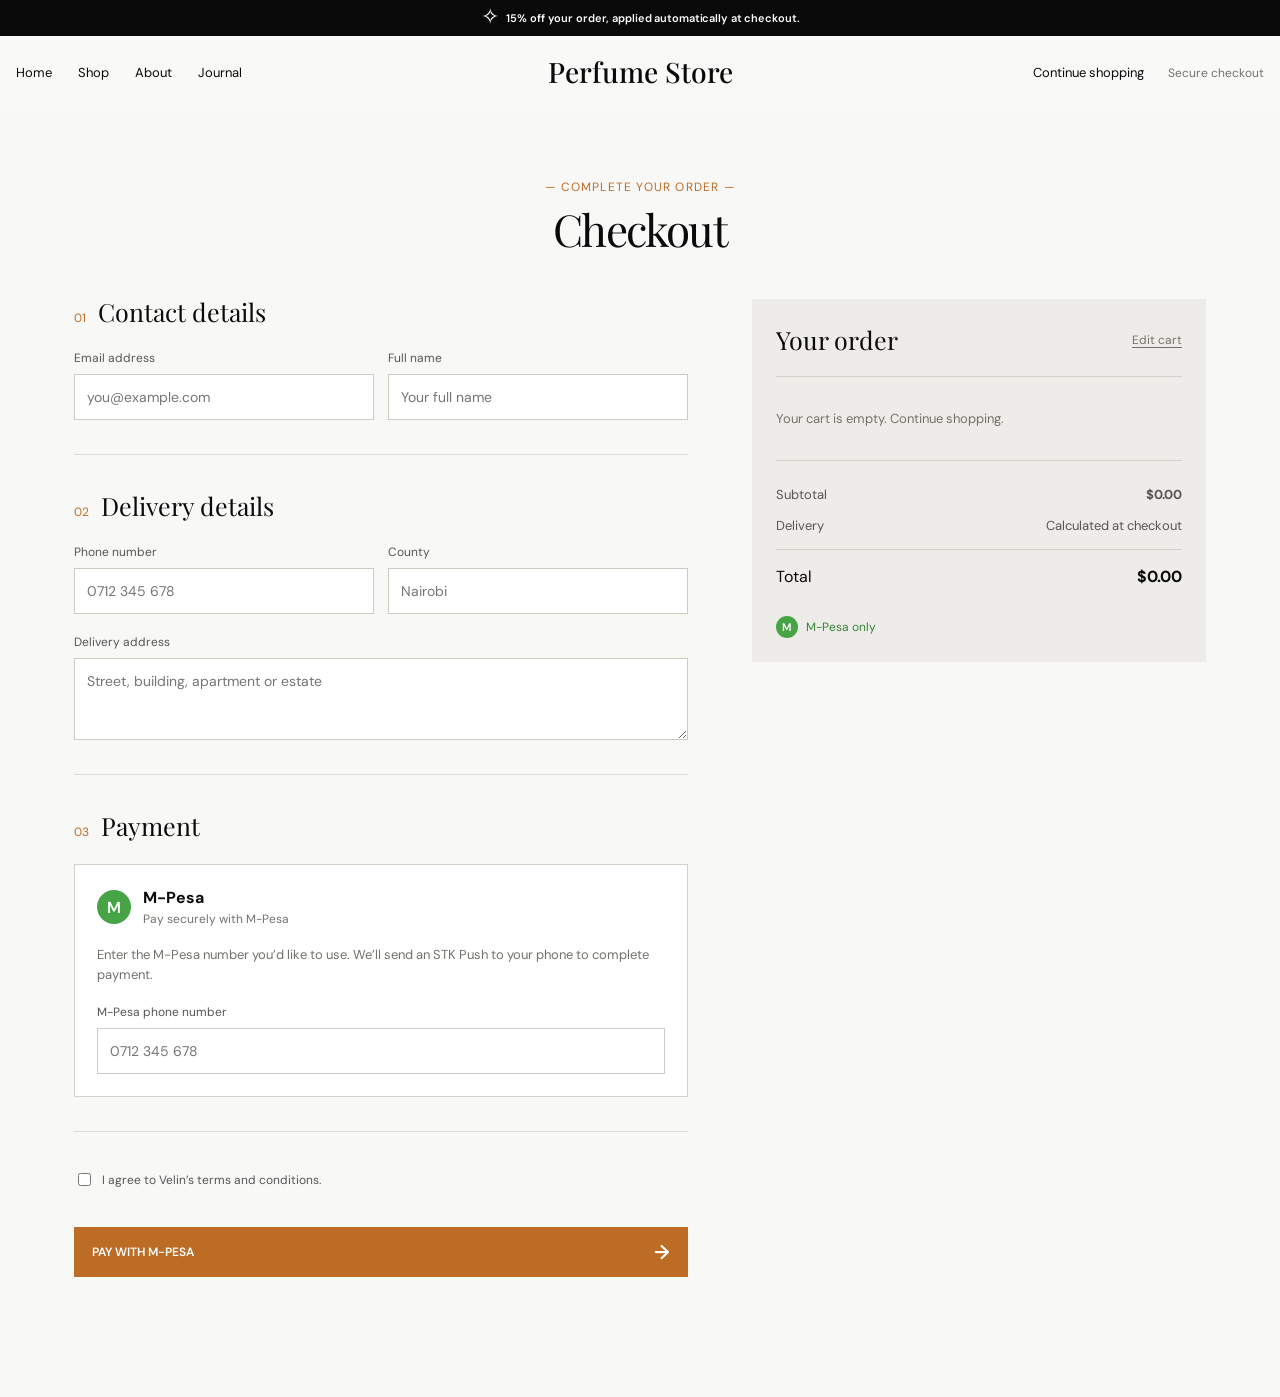
<file: checkout.html>
<!doctype html>
<html lang="en">
  <head>
    <meta charset="UTF-8" />
    <meta name="viewport" content="width=device-width, initial-scale=1.0" />
    <title>Checkout — Perfume Store</title>
    <link rel="preconnect" href="https://fonts.googleapis.com" />
    <link rel="preconnect" href="https://fonts.gstatic.com" crossorigin />
    <link href="https://fonts.googleapis.com/css2?family=DM+Sans:wght@400;500;600&family=Playfair+Display:wght@500;600&display=swap" rel="stylesheet" />
    <link rel="stylesheet" href="styles.css" />
    <link rel="stylesheet" href="checkout.css" />
  </head>
  <body class="checkout-page">
    <header class="site-header">
      <div class="announcement-bar" role="status"><span class="sparkle" aria-hidden="true">✧</span><span>15% off your order, applied automatically at checkout.</span></div>
      <nav class="navbar" aria-label="Main navigation"><div class="nav-group nav-links"><a href="index.html">Home</a><a href="shop.html">Shop</a><a href="about.html">About</a><a href="journal.html">Journal</a></div><a class="brand" href="index.html">Velin</a><div class="nav-group nav-actions"><a href="shop.html">Continue shopping</a><span class="checkout-secure">Secure checkout</span></div></nav>
    </header>

    <main class="checkout-main">
      <div class="checkout-heading"><div class="checkout-eyebrow">— COMPLETE YOUR ORDER —</div><h1>Checkout</h1></div>
      <div class="checkout-layout">
        <form class="checkout-form" id="checkout-form">
          <section class="checkout-section"><div class="section-heading"><span>01</span><h2>Contact details</h2></div><div class="form-grid"><label>Email address<input type="email" name="email" placeholder="you@example.com" required /></label><label>Full name<input type="text" name="name" placeholder="Your full name" required /></label></div></section>
          <section class="checkout-section"><div class="section-heading"><span>02</span><h2>Delivery details</h2></div><div class="form-grid"><label>Phone number<input type="tel" name="phone" placeholder="0712 345 678" required /></label><label>County<input type="text" name="county" placeholder="Nairobi" required /></label><label class="full-field">Delivery address<textarea name="address" rows="3" placeholder="Street, building, apartment or estate" required></textarea></label></div></section>
          <section class="checkout-section mpesa-section"><div class="section-heading"><span>03</span><h2>Payment</h2></div><div class="mpesa-card"><div class="mpesa-brand"><span class="mpesa-mark">M</span><div><strong>M-Pesa</strong><span>Pay securely with M-Pesa</span></div></div><p>Enter the M-Pesa number you’d like to use. We’ll send an STK Push to your phone to complete payment.</p><label>M-Pesa phone number<input type="tel" name="mpesa" inputmode="tel" placeholder="0712 345 678" pattern="^(07|01)[0-9]{8}$" required /></label></div></section>
          <label class="terms-line"><input type="checkbox" required /> <span>I agree to Velin’s terms and conditions.</span></label>
          <button class="place-order-button" type="submit">Pay with M-Pesa <span>→</span></button>
          <p class="checkout-message" id="checkout-message" role="status" hidden></p>
        </form>
        <aside class="order-summary"><div class="summary-heading"><h2>Your order</h2><a href="shop.html">Edit cart</a></div><div class="summary-items" id="summary-items"></div><div class="summary-totals"><div><span>Subtotal</span><strong id="summary-subtotal">$0.00</strong></div><div><span>Delivery</span><span>Calculated at checkout</span></div><div class="summary-total"><span>Total</span><strong id="summary-total">$0.00</strong></div></div><div class="mpesa-only-note"><span class="mpesa-mark small">M</span><span>M-Pesa only</span></div></aside>
      </div>
    </main>
    <script src="checkout.js"></script>
  </body>
</html>
</file>
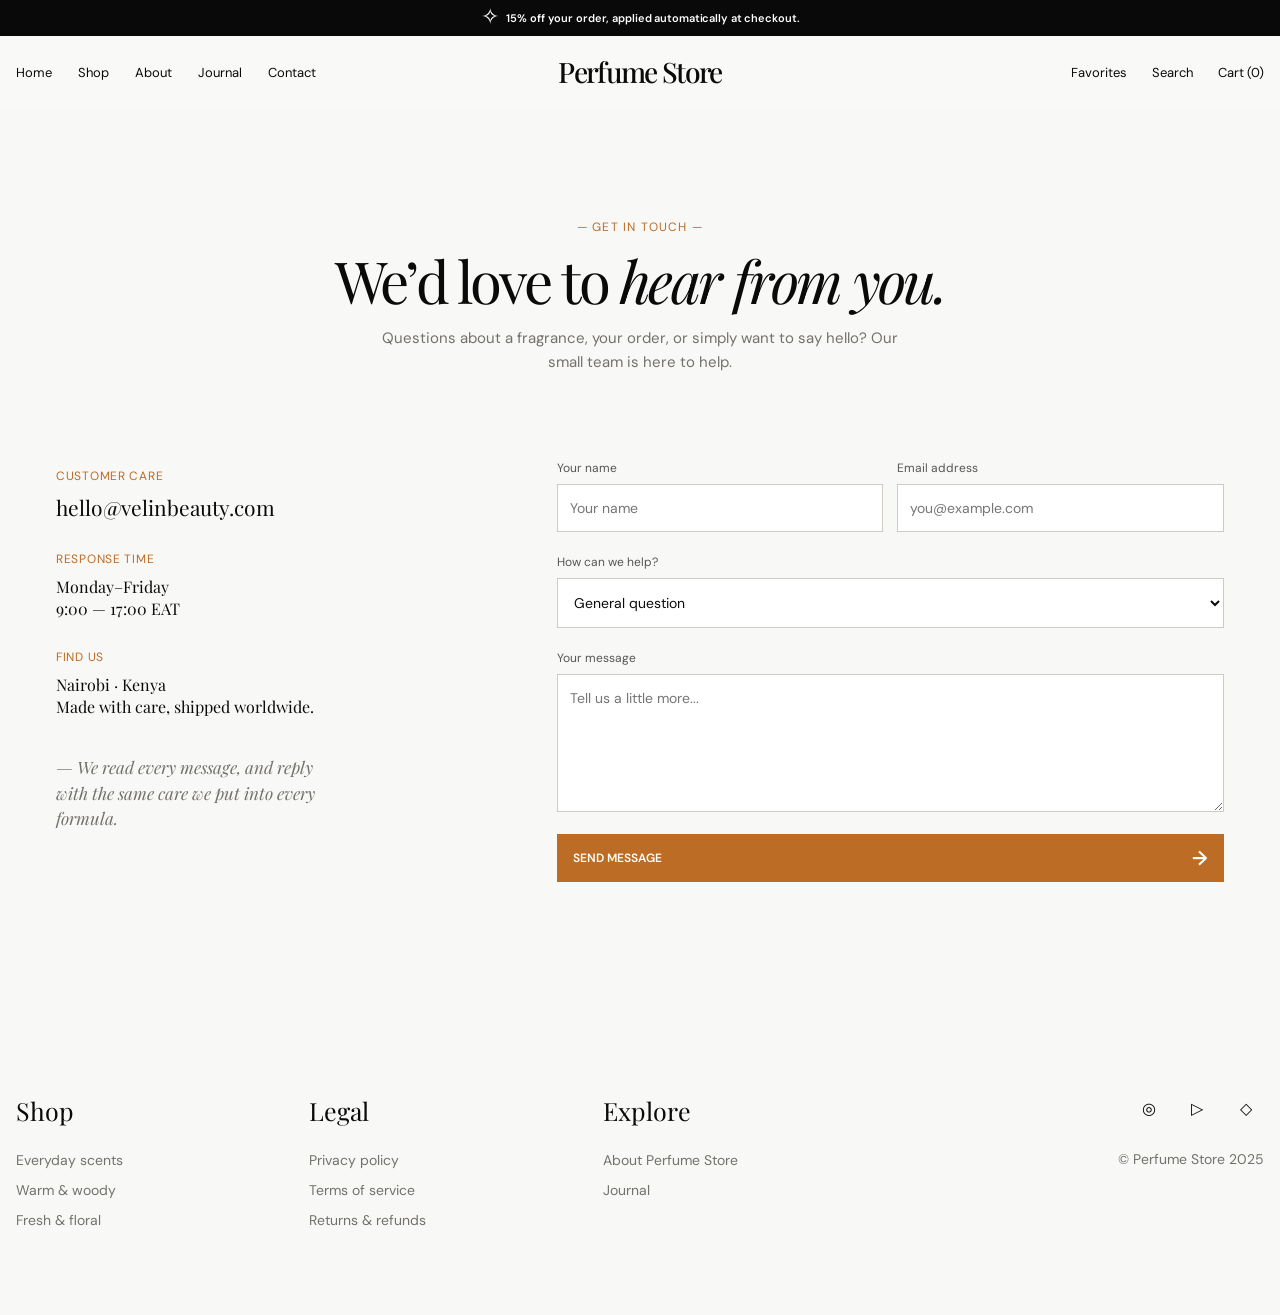
<file: contact.html>
<!doctype html>
<html lang="en">
  <head>
    <meta charset="UTF-8" /><meta name="viewport" content="width=device-width, initial-scale=1.0" />
    <title>Contact — Perfume Store</title>
    <link rel="preconnect" href="https://fonts.googleapis.com" /><link rel="preconnect" href="https://fonts.gstatic.com" crossorigin />
    <link href="https://fonts.googleapis.com/css2?family=DM+Sans:wght@400;500;600&family=Playfair+Display:wght@500;600&display=swap" rel="stylesheet" />
    <link rel="stylesheet" href="styles.css" /><link rel="stylesheet" href="contact.css" />
  </head>
  <body class="contact-page">
    <header class="site-header"><div class="announcement-bar" role="status"><span class="sparkle" aria-hidden="true">✧</span><span>15% off your order, applied automatically at checkout.</span></div><nav class="navbar" aria-label="Main navigation"><div class="nav-group nav-links"><a href="shop.html">Shop</a><a href="about.html">About</a><a href="journal.html">Journal</a><a href="contact.html">Contact</a></div><a class="brand" href="index.html">Velin</a><div class="nav-group nav-actions"><a href="#favorites">Favorites</a><button class="nav-button" type="button">Search</button><a href="#cart">Cart (<span id="cart-count">0</span>)</a></div><button class="menu-toggle" type="button" aria-expanded="false" aria-controls="mobile-menu" aria-label="Open menu"><span></span><span></span></button></nav><div class="mobile-menu" id="mobile-menu" hidden><a href="shop.html">Shop</a><a href="about.html">About</a><a href="journal.html">Journal</a><a href="contact.html">Contact</a><a href="#favorites">Favorites</a><a href="#cart">Cart (0)</a></div></header>
    <main class="contact-main">
      <section class="contact-intro"><div class="contact-eyebrow">— GET IN TOUCH —</div><h1>We’d love to <em>hear from you.</em></h1><p>Questions about a fragrance, your order, or simply want to say hello? Our small team is here to help.</p></section>
      <section class="contact-layout">
        <div class="contact-details"><div class="contact-detail"><span>Customer care</span><a href="mailto:hello@velinbeauty.com">hello@velinbeauty.com</a></div><div class="contact-detail"><span>Response time</span><p>Monday–Friday<br />9:00 — 17:00 EAT</p></div><div class="contact-detail"><span>Find us</span><p>Nairobi · Kenya<br />Made with care, shipped worldwide.</p></div><div class="contact-note">— We read every message, and reply with the same care we put into every formula.</div></div>
        <form class="contact-form" id="contact-form"><div class="contact-form-row"><label>Your name<input type="text" name="name" placeholder="Your name" required /></label><label>Email address<input type="email" name="email" placeholder="you@example.com" required /></label></div><label>How can we help?<select name="topic"><option>General question</option><option>Order support</option><option>Product advice</option><option>Wholesale enquiry</option></select></label><label>Your message<textarea name="message" rows="6" placeholder="Tell us a little more..." required></textarea></label><button class="contact-submit" type="submit">Send message <span>→</span></button><p class="contact-success" id="contact-success" role="status" hidden>Thank you — your message is on its way.</p></form>
      </section>
    </main>
    <footer class="site-footer"><div class="footer-column"><h2>Shop</h2><a href="shop.html#face-skin">Face skin</a><a href="shop.html#body-skin">Body skin</a><a href="shop.html#hair-care">Hair care</a></div><div class="footer-column"><h2>Legal</h2><a href="#privacy">Privacy policy</a><a href="#terms">Terms of service</a><a href="#returns">Returns &amp; refunds</a></div><div class="footer-column"><h2>Explore</h2><a href="about.html">About Velin</a><a href="journal.html">Journal</a></div><div class="footer-meta"><div class="social-links"><a href="#instagram" aria-label="Instagram">◎</a><a href="#youtube" aria-label="YouTube">▷</a><a href="#pinterest" aria-label="Pinterest">◇</a></div><p>© Velin Beauty 2025</p></div></footer>
    <script src="script.js"></script><script src="contact.js"></script>
  </body>
</html>
</file>
<file: styles.css>
:root {
  --ink: #0a0a0a;
  --paper: #f8f8f7;
  --overlay-color: rgb(188, 108, 37);
  --display: "Playfair Display", Georgia, serif;
  --sans: "DM Sans", Arial, sans-serif;
}

* { box-sizing: border-box; }
html { scroll-behavior: smooth; }
body { margin: 0; color: var(--ink); background: var(--paper); font-family: var(--sans); }
a { color: inherit; text-decoration: none; }
button { color: inherit; font: inherit; }
.site-header { position: sticky; top: 0; z-index: 50; }

.announcement-bar {
  height: 36px;
  display: flex;
  align-items: center;
  justify-content: center;
  gap: 8px;
  color: #fff;
  background: #090909;
  font-size: 11px;
  font-weight: 600;
  letter-spacing: -0.01em;
}
.sparkle { font-size: 22px; line-height: 0; font-weight: 400; transform: translateY(-1px); }

.navbar {
  position: relative;
  z-index: 10;
  height: 73px;
  padding: 0 16px;
  display: grid;
  grid-template-columns: 1fr auto 1fr;
  align-items: center;
  background: rgba(249, 249, 248, .98);
}
.nav-group { display: flex; align-items: center; gap: 26px; font-size: 13px; }
.nav-actions { justify-content: flex-end; gap: 25px; }
.nav-button { padding: 0; border: 0; background: none; cursor: pointer; }
.brand { font: 500 clamp(22px, 2.2vw, 31px)/1 var(--display); letter-spacing: -0.06em; white-space: nowrap; }
.menu-toggle, .mobile-menu { display: none; }

.hero {
  position: relative;
  height: calc(100svh - 109px);
  min-height: 560px;
  overflow: hidden;
  isolation: isolate;
  background: var(--overlay-color);
}
.hero-slides, .hero-slide, .hero-slide img, .hero-overlay { position: absolute; inset: 0; }
.hero-slide { opacity: 0; transition: opacity .7s ease-in-out; z-index: 0; }
.hero-slide.is-active { opacity: 1; z-index: 1; }
.hero-slide img { display: block; width: 100%; height: 100%; object-fit: cover; object-position: center; }
.hero-slide:first-child img { object-position: 34.2% 48.3%; }
.hero-overlay {
  z-index: 2;
  pointer-events: none;
  opacity: .4;
  background: var(--overlay-color);
  -webkit-mask-image: linear-gradient(to bottom, transparent 50%, #000 100%);
  mask-image: linear-gradient(to bottom, transparent 50%, #000 100%);
}
.hero-content { position: absolute; z-index: 3; left: 16px; bottom: 45px; max-width: 370px; color: #fff; }
.hero-content h1 { margin: 0 0 12px; font: 500 56px/.98 var(--display); letter-spacing: -.045em; }
.hero-content p { max-width: 350px; margin: 0 0 26px; font-size: 15px; line-height: 1.5; font-weight: 600; }
.hero-cta { display: inline-flex; align-items: center; justify-content: center; min-width: 178px; height: 44px; border: 1px solid rgba(255,255,255,.9); text-transform: uppercase; font-size: 12px; font-weight: 600; transition: background .2s ease, color .2s ease; }
.hero-cta:hover { color: var(--ink); background: #fff; }

.hero-recommendations { display: flex; flex-direction: column; align-items: center; gap: 44px; width: 100%; padding: 88px 16px 100px; background: var(--paper); }
.hero-recommendations-header { display: flex; flex-direction: column; align-items: center; gap: 14px; text-align: center; }
.hero-recommendations-header h2 { margin: 0; font: 400 40px/1.1 var(--display); letter-spacing: -.04em; }
.hero-recommendations-header h2 em { font-style: italic; }
.hero-recommendations-grid { display: grid; grid-template-columns: repeat(4, minmax(0, 1fr)); gap: 8px; width: 100%; max-width: 1400px; }
.hero-recommendation-card { min-width: 0; color: inherit; text-align: center; }
.hero-recommendation-image { position: relative; aspect-ratio: 1 / 1; overflow: hidden; background: #e5e5e5; }
.hero-recommendation-image img { display: block; width: 100%; height: 100%; object-fit: cover; transition: transform .45s ease; }
.hero-recommendation-card:hover .hero-recommendation-image img { transform: scale(1.035); }
.hero-recommendation-image > span { position: absolute; z-index: 1; top: 12px; left: 12px; padding: 6px 9px; color: #111; background: #fff; font-size: 12px; text-transform: uppercase; }
.hero-recommendation-image .favorite-button { top: 9px; right: 11px; font-size: 30px; }
.hero-recommendation-card h3 { margin: 13px 0 7px; font: 400 20px/1.2 var(--display); }
.hero-recommendation-card p { margin: 0; font-size: 14px; }
.hero-recommendation-card del { margin-left: 7px; color: #73716b; }

.bestsellers-section { display: flex; justify-content: center; width: 100%; padding: 160px 16px 80px; background: var(--paper); }
.bestsellers-content { display: flex; flex-direction: column; align-items: center; width: 100%; max-width: 1920px; gap: 40px; }
.bestsellers-header { display: flex; flex-direction: column; align-items: center; gap: 16px; max-width: 600px; text-align: center; }
.section-eyebrow { font-size: 12px; font-weight: 500; letter-spacing: .1em; }
.bestsellers-header h2 { margin: 0; font: 500 32px/1.15 var(--display); letter-spacing: -.03em; }
.bestsellers-header p { margin: 0; font-size: 14px; }
.product-grid { display: grid; grid-template-columns: repeat(2, minmax(50px, 1fr)); gap: 40px 8px; width: 100%; }
.product-card { display: flex; flex-direction: column; color: inherit; }
.product-image-container { position: relative; aspect-ratio: 4 / 5; width: 100%; overflow: hidden; background: #e7e7e7; }
.product-image-container img { display: block; width: 100%; height: 100%; object-fit: cover; transition: transform .5s ease; }
.product-card:hover .product-image-container img { transform: scale(1.04); }
.product-badge { position: absolute; z-index: 1; top: 12px; left: 12px; padding: 5px 8px; color: #111; background: #fff; font-size: 11px; text-transform: uppercase; }
.favorite-button { position: absolute; z-index: 1; top: 10px; right: 12px; padding: 0; border: 0; background: transparent; font-size: 31px; line-height: 1; cursor: pointer; }
.favorite-button.is-favorite { color: #a94e2b; }
.product-info { padding: 14px 4px 0; text-align: center; }
.product-info h3 { margin: 0 0 7px; font: 500 20px/1.2 var(--display); }
.product-info p { margin: 0; font-size: 15px; }
.action-container { padding-top: 7px; }
.view-all-button { display: inline-flex; align-items: center; justify-content: center; min-width: 109px; height: 43px; padding: 0 20px; border: 1px solid #c16f2e; color: #c16f2e; text-transform: uppercase; font-size: 12px; letter-spacing: .05em; transition: background .2s ease, color .2s ease; }
.view-all-button:hover { color: #fff; background: #c16f2e; }
.new-arrivals-section { padding-top: 120px; }
.new-arrivals-section .bestsellers-header h2 em { font-style: italic; }
.new-arrivals-grid { grid-template-columns: repeat(2, minmax(50px, 1fr)); }

.philosophy-section { display: flex; justify-content: center; align-items: center; width: 100%; padding: 80px 16px; background: var(--paper); }
.philosophy-container { display: flex; align-items: center; justify-content: center; gap: 40px; width: 100%; max-width: 1200px; }
.philosophy-content { display: flex; flex: 1; flex-direction: column; gap: 24px; }
.philosophy-headline { display: flex; flex-direction: column; gap: 12px; }
.philosophy-subtitle { display: flex; align-items: center; gap: 8px; color: rgb(188, 108, 37); font-size: 14px; text-transform: uppercase; letter-spacing: 1px; }
.philosophy-content h2, .categories-header h2 { margin: 0; color: var(--ink); font: 400 36px/1.1 var(--display); letter-spacing: -.035em; }
.philosophy-content h2 em, .categories-header h2 em { font-style: italic; }
.philosophy-content p { max-width: 450px; margin: 0; color: #737373; font-size: 16px; line-height: 1.6; }
.philosophy-image { flex: 1; aspect-ratio: 1 / 1; overflow: hidden; }
.philosophy-image img { display: block; width: 100%; height: 100%; object-fit: cover; }

.categories-section { display: flex; flex-direction: column; align-items: center; gap: 64px; width: 100%; padding: 100px 16px 120px; background: var(--paper); }
.categories-header { display: flex; flex-direction: column; align-items: center; gap: 16px; max-width: 650px; text-align: center; }
.categories-header p { max-width: 570px; margin: 0; color: #737373; font-size: 16px; line-height: 1.6; }
.categories-grid { display: flex; gap: 8px; width: 100%; max-width: 1400px; }
.category-card { flex: 1; display: flex; flex-direction: column; gap: 12px; color: inherit; text-decoration: none; }
.category-image { position: relative; width: 100%; aspect-ratio: 1 / 1.15; overflow: hidden; }
.category-image img { display: block; width: 100%; height: 100%; object-fit: cover; transition: transform .5s ease; }
.category-overlay { position: absolute; inset: 0; background: rgba(255,255,255,.08); opacity: 0; backdrop-filter: blur(0); transition: opacity .3s ease, backdrop-filter .3s ease; }
.category-footer { display: flex; align-items: center; justify-content: space-between; padding: 0 4px; font-size: 18px; }
.category-arrow { opacity: 0; transform: translateX(-10px); transition: opacity .3s ease, transform .3s ease; }
.category-card:hover .category-image img { transform: scale(1.05); }
.category-card:hover .category-overlay { opacity: 1; backdrop-filter: blur(8px); }
.category-card:hover .category-arrow { opacity: 1; transform: translateX(0); }

.features-section { display: flex; justify-content: center; width: 100%; padding: 160px 24px 120px; background: var(--paper); }
.features-container { display: flex; flex-direction: column; align-items: center; gap: 64px; width: 100%; max-width: 1400px; }
.features-header { display: flex; flex-direction: column; align-items: center; gap: 16px; max-width: 680px; text-align: center; }
.features-header h2 { margin: 0; font: 400 38px/1.1 var(--display); letter-spacing: -.035em; }
.features-header h2 em { font-style: italic; }
.features-header p { max-width: 610px; margin: 0; color: #73716b; font-size: 16px; line-height: 1.5; }
.features-content-row { display: flex; align-items: flex-start; justify-content: center; gap: 40px; width: 100%; }
.feature-image-wrapper, .features-list { flex: 1; width: 100%; }
.feature-image-wrapper img { display: block; width: 100%; height: auto; border-radius: 8px; }
.features-list { display: flex; flex-direction: column; gap: 40px; }
.feature-item { display: flex; flex-direction: column; gap: 12px; }
.feature-item-header { display: flex; flex-direction: column; gap: 8px; }
.item-number { color: rgb(188, 108, 37); font-size: 14px; }
.feature-item h3 { margin: 0; color: var(--ink); font: 400 24px/1.2 var(--display); }
.feature-item p { margin: 0; color: #73716b; font-size: 16px; line-height: 1.6; }

.journal-section { display: flex; justify-content: center; width: 100%; padding: 120px 16px 140px; background: var(--paper); }
.journal-container { display: flex; flex-direction: column; align-items: center; gap: 64px; width: 100%; max-width: 1400px; }
.journal-header { display: flex; flex-direction: column; align-items: center; gap: 16px; max-width: 680px; text-align: center; }
.journal-header h2 { margin: 0; font: 400 40px/1.1 var(--display); letter-spacing: -.04em; }
.journal-header h2 em { font-style: italic; }
.journal-header p { margin: 0; color: #73716b; font-size: 16px; }
.journal-grid { display: grid; grid-template-columns: repeat(3, 1fr); gap: 8px; width: 100%; }
.journal-card { min-width: 0; }
.journal-image { position: relative; display: block; width: 100%; aspect-ratio: 1 / 1.15; overflow: hidden; background: #e7e7e7; }
.journal-image img { display: block; width: 100%; height: 100%; object-fit: cover; transition: transform .5s ease; }
.journal-image:hover img { transform: scale(1.04); }
.journal-tag { position: absolute; z-index: 1; top: 16px; left: 12px; padding: 5px 12px; color: #111; background: #fff; font-size: 12px; text-transform: uppercase; }
.journal-card h3 { margin: 14px 0 8px; font: 400 21px/1.25 var(--display); }
.journal-card p { max-width: 390px; margin: 0 0 16px; color: #73716b; font-size: 14px; line-height: 1.55; }
.read-more { display: inline-flex; align-items: center; gap: 5px; font-size: 13px; }
.read-more span { color: #bc6c25; }
.journal-button { margin-top: -8px; }

.newsletter-section { position: relative; display: flex; align-items: center; justify-content: center; min-height: 570px; margin: 0 16px; overflow: hidden; color: #fff; isolation: isolate; }
.newsletter-background, .newsletter-overlay { position: absolute; inset: 0; width: 100%; height: 100%; }
.newsletter-background { z-index: -2; object-fit: cover; object-position: center; }
.newsletter-overlay { z-index: -1; background: rgba(16, 28, 31, .52); }
.newsletter-content { display: flex; flex-direction: column; align-items: center; max-width: 600px; padding: 48px 16px; text-align: center; }
.newsletter-content h2 { margin: 0 0 8px; font: 500 26px/1.2 var(--display); }
.newsletter-content > p { margin: 0 0 26px; font-size: 16px; line-height: 1.45; font-weight: 600; }
.newsletter-form { display: flex; width: min(360px, 100%); height: 48px; padding: 4px; background: #fff; }
.newsletter-form input { min-width: 0; flex: 1; padding: 0 18px; border: 0; outline: none; color: #111; font: 14px var(--sans); }
.newsletter-form input::placeholder { color: #777; }
.newsletter-form button { width: 120px; border: 0; color: #fff; background: #bc6c25; text-transform: uppercase; font-size: 12px; font-weight: 600; cursor: pointer; transition: background .2s ease; }
.newsletter-form button:hover { background: #9d561b; }
.newsletter-success { margin: 12px 0 0 !important; color: #fff; font-size: 13px !important; font-weight: 400 !important; }
.sr-only { position: absolute; width: 1px; height: 1px; padding: 0; margin: -1px; overflow: hidden; clip: rect(0,0,0,0); white-space: nowrap; border: 0; }

.site-footer { display: grid; grid-template-columns: 1fr 1fr 1fr 1.45fr; gap: 40px; width: 100%; padding: 76px 16px 86px; background: var(--paper); }
.footer-column { display: flex; flex-direction: column; align-items: flex-start; gap: 12px; }
.footer-column h2 { margin: 0 0 16px; font: 400 25px/1 var(--display); }
.footer-column a, .footer-meta p { color: #73716b; font-size: 14px; }
.footer-column a:hover { color: var(--ink); }
.footer-meta { display: flex; flex-direction: column; align-items: flex-end; justify-content: flex-start; gap: 28px; }
.social-links { display: flex; align-items: center; gap: 25px; }
.social-links a { display: inline-flex; width: 24px; height: 24px; }
.social-links svg { width: 100%; height: 100%; fill: none; stroke: var(--ink); stroke-width: 1.6; stroke-linecap: round; stroke-linejoin: round; }
.social-links .social-fill { fill: var(--ink); stroke: none; }
.footer-meta p { margin: 0; }

.cart-overlay { position: fixed; z-index: 100; inset: 0; visibility: hidden; background: rgba(0,0,0,.78); opacity: 0; transition: opacity .25s ease, visibility .25s ease; }
.cart-overlay.is-open { visibility: visible; opacity: 1; }
.cart-drawer { position: absolute; top: 0; right: 0; display: flex; flex-direction: column; width: min(520px, 100%); height: 100%; color: var(--ink); background: var(--paper); transform: translateX(100%); transition: transform .3s ease; }
.cart-overlay.is-open .cart-drawer { transform: translateX(0); }
.cart-drawer-header { display: flex; align-items: center; justify-content: space-between; min-height: 64px; padding: 0 16px; border-bottom: 1px solid #dedede; font-size: 16px; }
.cart-close { padding: 5px; border: 0; background: none; font-size: 25px; line-height: 1; cursor: pointer; }
.cart-items { flex: 1; overflow-y: auto; padding: 16px; }
.cart-item { display: grid; grid-template-columns: 140px 1fr; gap: 16px; min-height: 140px; }
.cart-item-image { width: 140px; height: 140px; object-fit: cover; background: #e5e5e5; }
.cart-item-info { position: relative; padding-top: 2px; font-size: 14px; }
.cart-item-name { display: block; max-width: 190px; margin-bottom: 10px; }
.cart-item-size { color: #555; }
.cart-item-price { position: absolute; top: 2px; right: 0; }
.cart-item-controls { position: absolute; bottom: 5px; left: 0; display: flex; align-items: center; gap: 14px; }
.cart-item-controls button { padding: 0; border: 0; background: none; font-size: 17px; cursor: pointer; }
.cart-remove { position: absolute; right: 0; bottom: 5px; }
.cart-empty { padding: 32px 0; color: #73716b; text-align: center; }
.cart-footer { padding: 18px 16px 24px; border-top: 1px solid #dedede; }
.cart-subtotal { display: flex; justify-content: space-between; margin-bottom: 18px; font-size: 14px; }
.cart-checkout { display: block; width: 100%; height: 42px; border: 0; color: #fff; background: #c47225; text-align: center; text-transform: uppercase; font-size: 12px; font-weight: 600; cursor: pointer; }

@media (max-width: 700px) {
  .announcement-bar { padding: 0 14px; font-size: 10px; text-align: center; }
  .navbar { height: 68px; display: flex; justify-content: center; }
  .nav-links, .nav-actions { display: none; }
  .brand { font-size: 29px; }
  .menu-toggle { position: absolute; right: 16px; display: grid; gap: 5px; border: 0; padding: 8px 0 8px 8px; background: none; cursor: pointer; }
  .menu-toggle span { display: block; width: 21px; height: 1px; background: var(--ink); }
  .mobile-menu { position: absolute; z-index: 9; top: 104px; left: 0; right: 0; padding: 10px 16px 20px; flex-direction: column; gap: 17px; background: var(--paper); font-size: 16px; }
  .mobile-menu:not([hidden]) { display: flex; }
  .hero { min-height: calc(100svh - 104px); height: auto; }
  .hero-content { bottom: 28px; right: 16px; max-width: none; }
  .hero-content h1 { font-size: clamp(47px, 14vw, 64px); }
  .hero-content p { max-width: 340px; font-size: 14px; }
  .hero-recommendations { gap: 34px; padding: 76px 16px 84px; }
  .hero-recommendations-header h2 { font-size: 34px; }
  .hero-recommendations-grid { grid-template-columns: repeat(2, minmax(0, 1fr)); gap: 28px 4px; }
  .hero-recommendation-image > span { top: 8px; left: 8px; padding: 5px 7px; font-size: 10px; }
  .hero-recommendation-image .favorite-button { top: 6px; right: 7px; font-size: 25px; }
  .hero-recommendation-card h3 { font-size: 16px; }
  .bestsellers-section { padding: 100px 16px 64px; }
  .bestsellers-content { gap: 32px; }
  .bestsellers-header h2 { font-size: 29px; }
  .product-grid { grid-template-columns: 1fr; gap: 36px; }
  .philosophy-section { padding: 64px 16px; }
  .philosophy-container { flex-direction: column; gap: 36px; text-align: center; }
  .philosophy-content { align-items: center; }
  .philosophy-subtitle { justify-content: center; }
  .philosophy-content p { max-width: 390px; }
  .philosophy-image { width: 100%; }
  .categories-section { gap: 40px; padding: 72px 16px 80px; }
  .categories-header h2 { font-size: 31px; }
  .categories-grid { flex-direction: column; align-items: center; gap: 32px; }
  .category-card { width: 100%; max-width: 400px; }
  .features-section { padding: 96px 16px 80px; }
  .features-container { gap: 40px; }
  .features-content-row { flex-direction: column; gap: 40px; }
  .feature-image-wrapper, .features-list { flex: none; width: 100%; }
  .features-header h2 { font-size: 32px; }
  .journal-section { padding: 88px 16px 96px; }
  .journal-container { gap: 40px; }
  .journal-header h2 { font-size: 34px; }
  .journal-grid { grid-template-columns: 1fr; gap: 40px; }
  .newsletter-section { min-height: 500px; margin: 0 16px; }
  .newsletter-content h2 { font-size: 24px; }
  .desktop-break { display: none; }
  .newsletter-form { width: min(100%, 340px); }
  .newsletter-form button { width: 108px; }
  .site-footer { grid-template-columns: repeat(2, 1fr); gap: 48px 24px; padding: 64px 16px 70px; }
  .footer-meta { grid-column: 1 / -1; align-items: flex-start; gap: 20px; }
}
</file>
<file: checkout.css>
.checkout-page { min-height: 100vh; background: var(--paper); }
.checkout-page .navbar { grid-template-columns: 1fr auto 1fr; }
.checkout-page .nav-actions { gap: 24px; }
.checkout-page .brand { font-size: 0; }
.checkout-page .brand::after { content: "Perfume Store"; font-size: clamp(22px, 2.2vw, 31px); }
.checkout-secure { color: #73716b; font-size: 12px; }
.checkout-main { width: 100%; max-width: 1180px; margin: 0 auto; padding: 70px 24px 120px; }
.checkout-heading { margin: 0 0 48px; text-align: center; }
.checkout-eyebrow { color: #bc6c25; font-size: 12px; letter-spacing: .1em; }
.checkout-heading h1 { margin: 12px 0 0; font: 400 44px/1 var(--display); letter-spacing: -.04em; }
.checkout-layout { display: grid; grid-template-columns: minmax(0, 1.15fr) minmax(300px, .85fr); gap: 64px; align-items: start; }
.checkout-form { display: flex; flex-direction: column; gap: 38px; }
.checkout-section { padding-bottom: 34px; border-bottom: 1px solid #dedbd5; }
.section-heading { display: flex; align-items: baseline; gap: 12px; margin-bottom: 24px; }
.section-heading > span { color: #bc6c25; font-size: 12px; }
.section-heading h2 { margin: 0; font: 400 25px/1 var(--display); }
.form-grid { display: grid; grid-template-columns: repeat(2, minmax(0, 1fr)); gap: 20px 14px; }
.form-grid label, .mpesa-card label { display: flex; flex-direction: column; gap: 8px; color: #555; font-size: 12px; }
.form-grid input, .form-grid textarea, .mpesa-card input { width: 100%; padding: 13px 12px; border: 1px solid #cfcac2; border-radius: 0; outline: none; color: var(--ink); background: #fff; font: 14px var(--sans); resize: vertical; }
.form-grid input:focus, .form-grid textarea:focus, .mpesa-card input:focus { border-color: #bc6c25; }
.full-field { grid-column: 1 / -1; }
.mpesa-card { padding: 22px; border: 1px solid #d6d0c8; background: #fff; }
.mpesa-brand { display: flex; align-items: center; gap: 12px; margin-bottom: 18px; }
.mpesa-brand > div { display: flex; flex-direction: column; gap: 3px; }
.mpesa-brand strong { font-size: 16px; }
.mpesa-brand span:last-child { color: #73716b; font-size: 12px; }
.mpesa-mark { display: grid; width: 34px; height: 34px; place-items: center; border-radius: 50%; color: #fff; background: #46a447; font-weight: 600; }
.mpesa-mark.small { width: 22px; height: 22px; font-size: 11px; }
.mpesa-card p { margin: 0 0 20px; color: #73716b; font-size: 13px; line-height: 1.5; }
.terms-line { display: flex; align-items: center; gap: 8px; color: #555; font-size: 12px; }
.terms-line input { accent-color: #bc6c25; }
.place-order-button { display: flex; align-items: center; justify-content: space-between; width: 100%; height: 50px; padding: 0 18px; border: 0; color: #fff; background: #bc6c25; text-transform: uppercase; font-size: 12px; font-weight: 600; cursor: pointer; }
.place-order-button:hover { background: #a65c1c; }
.place-order-button span { font-size: 20px; }
.checkout-message { margin: -22px 0 0; color: #378139; font-size: 13px; }
.order-summary { position: sticky; top: 24px; padding: 24px; background: #eeece8; }
.summary-heading { display: flex; align-items: center; justify-content: space-between; padding-bottom: 20px; border-bottom: 1px solid #d5d1ca; }
.summary-heading h2 { margin: 0; font: 400 25px var(--display); }
.summary-heading a { color: #73716b; font-size: 12px; text-decoration: underline; text-underline-offset: 3px; }
.summary-items { display: flex; flex-direction: column; gap: 16px; padding: 20px 0; }
.summary-item { display: grid; grid-template-columns: 74px 1fr auto; gap: 12px; align-items: center; }
.summary-item img { width: 74px; height: 74px; object-fit: cover; background: #e5e5e5; }
.summary-item-info { display: flex; flex-direction: column; gap: 5px; font-size: 13px; }
.summary-item-info span { color: #73716b; font-size: 11px; }
.summary-item > strong { font-size: 13px; }
.summary-empty { color: #73716b; font-size: 13px; }
.summary-totals { padding-top: 18px; border-top: 1px solid #d5d1ca; }
.summary-totals > div { display: flex; justify-content: space-between; gap: 20px; padding: 7px 0; color: #555; font-size: 13px; }
.summary-total { margin-top: 8px; padding-top: 16px !important; border-top: 1px solid #d5d1ca; color: var(--ink) !important; font-size: 16px !important; }
.mpesa-only-note { display: flex; align-items: center; gap: 8px; margin-top: 22px; color: #378139; font-size: 12px; }

@media (max-width: 760px) {
  .checkout-page .nav-links, .checkout-page .nav-actions { display: none; }
  .checkout-page .navbar { display: flex; justify-content: center; }
  .checkout-main { padding: 54px 16px 80px; }
  .checkout-heading { margin-bottom: 35px; }
  .checkout-heading h1 { font-size: 38px; }
  .checkout-layout { grid-template-columns: 1fr; gap: 48px; }
  .order-summary { position: static; order: -1; }
  .form-grid { grid-template-columns: 1fr; }
  .full-field { grid-column: auto; }
}
</file>
<file: contact.css>
.contact-page { background: var(--paper); }
.contact-main { max-width: 1200px; margin: 0 auto; padding: 110px 16px 140px; }
.contact-intro { display: flex; flex-direction: column; align-items: center; max-width: 720px; margin: 0 auto 86px; text-align: center; }
.contact-eyebrow { color: #bc6c25; font-size: 12px; letter-spacing: .1em; text-transform: uppercase; }
.contact-intro h1 { margin: 14px 0 14px; font: 400 clamp(40px, 5vw, 58px)/1.08 var(--display); letter-spacing: -.045em; }
.contact-intro h1 em { font-style: italic; }
.contact-intro > p { max-width: 530px; margin: 0; color: #73716b; font-size: 15px; line-height: 1.6; }
.contact-layout { display: grid; grid-template-columns: .75fr 1.25fr; gap: 100px; align-items: start; }
.contact-details { display: flex; flex-direction: column; gap: 30px; padding-top: 8px; }
.contact-detail { display: flex; flex-direction: column; gap: 9px; }
.contact-detail > span { color: #bc6c25; font-size: 12px; letter-spacing: .06em; text-transform: uppercase; }
.contact-detail a, .contact-detail p { margin: 0; color: var(--ink); font: 400 21px/1.35 var(--display); }
.contact-detail p { font-size: 16px; }
.contact-note { max-width: 260px; margin-top: 8px; color: #73716b; font: italic 17px/1.5 var(--display); }
.contact-form { display: flex; flex-direction: column; gap: 22px; }
.contact-form-row { display: grid; grid-template-columns: 1fr 1fr; gap: 14px; }
.contact-form label { display: flex; flex-direction: column; gap: 8px; color: #555; font-size: 12px; }
.contact-form input, .contact-form select, .contact-form textarea { width: 100%; padding: 14px 12px; border: 1px solid #cfcac2; border-radius: 0; outline: none; color: var(--ink); background: #fff; font: 14px var(--sans); resize: vertical; }
.contact-form input:focus, .contact-form select:focus, .contact-form textarea:focus { border-color: #bc6c25; }
.contact-submit { display: flex; align-items: center; justify-content: space-between; height: 48px; padding: 0 16px; border: 0; color: #fff; background: #bc6c25; text-transform: uppercase; font-size: 12px; font-weight: 600; cursor: pointer; }
.contact-submit:hover { background: #a65c1c; }
.contact-submit span { font-size: 20px; }
.contact-success { margin: -8px 0 0; color: #378139; font-size: 13px; }
@media (max-width: 760px) { .contact-page .nav-links, .contact-page .nav-actions { display: none; } .contact-page .navbar { display: flex; justify-content: center; } .contact-main { padding: 78px 16px 90px; } .contact-intro { margin-bottom: 58px; } .contact-layout { grid-template-columns: 1fr; gap: 54px; } .contact-form-row { grid-template-columns: 1fr; } }
</file>
